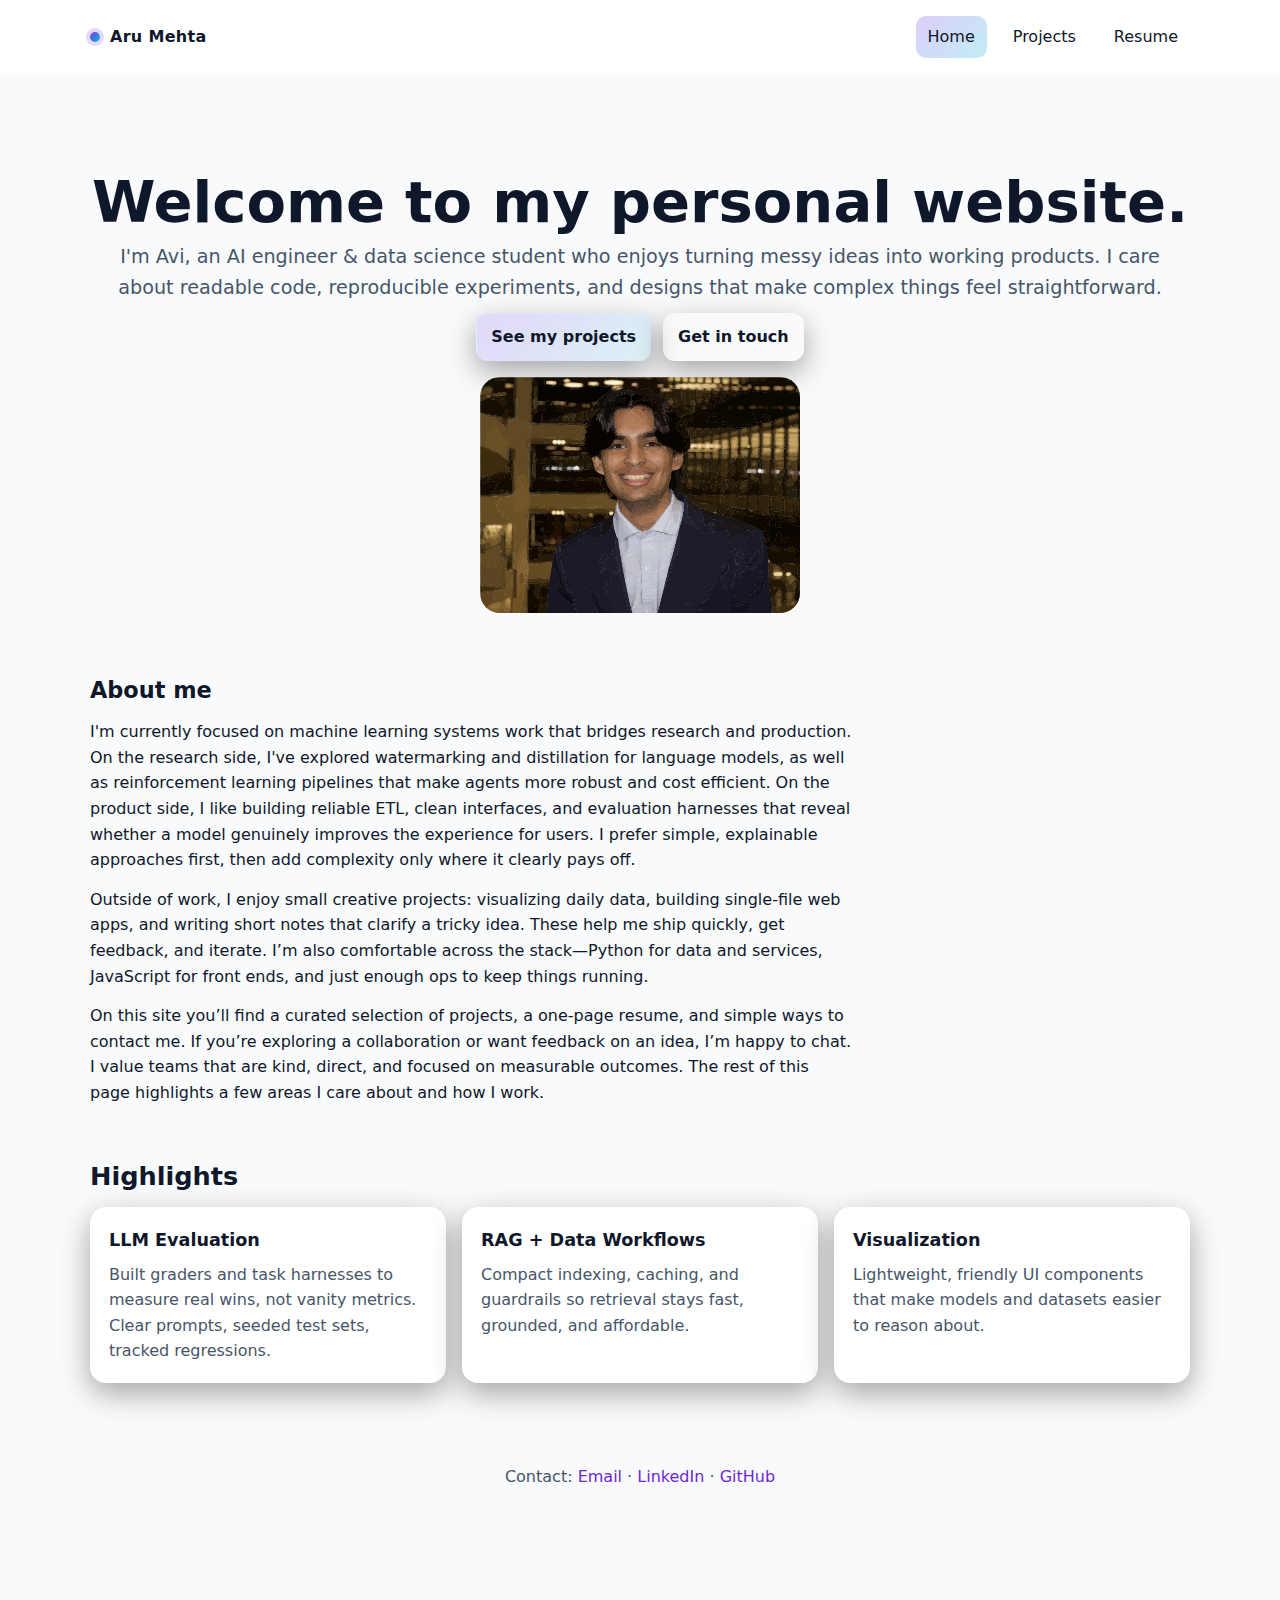
<file: index.html>
<!DOCTYPE html>
<html lang="en">
<head>
  <meta charset="UTF-8" />
  <meta name="viewport" content="width=device-width, initial-scale=1.0" />
  <title>Aru Mehta — Home</title>
  <link rel="stylesheet" href="styles.css" />
  <meta name="description" content="Portfolio of Avi Mehta — projects, resume, and contact." />
</head>
<body>
  <header class="header">
    <div class="container nav">
      <div class="brand"><span class="dot"></span> Aru Mehta</div>
      <nav class="menu" aria-label="Main navigation">
        <a href="index.html" class="active">Home</a>
        <a href="projects.html">Projects</a>
        <a href="resume.html">Resume</a>
      </nav>
    </div>
  </header>

  <main class="container">
    <section class="hero">
      <div>
        <h1>Welcome to my personal website.</h1>
        <p class="lede">I'm Avi, an AI engineer & data science student who enjoys turning messy ideas into working products. I care about readable code, reproducible experiments, and designs that make complex things feel straightforward.</p>
        <div class="actions">
          <a class="btn" href="projects.html">See my projects</a>
          <a class="btn secondary" href="#contact">Get in touch</a>
        </div>
      </div>
      <div class="art">
        <img src="assets/avatar.svg" alt="Abstract avatar for Avi" width="320" height="320" />
      </div>
    </section>

    <section class="section prose">
      <h2>About me</h2>
      <p>I'm currently focused on machine learning systems work that bridges research and production. On the research side, I've explored watermarking and distillation for language models, as well as reinforcement learning pipelines that make agents more robust and cost efficient. On the product side, I like building reliable ETL, clean interfaces, and evaluation harnesses that reveal whether a model genuinely improves the experience for users. I prefer simple, explainable approaches first, then add complexity only where it clearly pays off.</p>
      <p>Outside of work, I enjoy small creative projects: visualizing daily data, building single‑file web apps, and writing short notes that clarify a tricky idea. These help me ship quickly, get feedback, and iterate. I’m also comfortable across the stack—Python for data and services, JavaScript for front ends, and just enough ops to keep things running.</p>
      <p>On this site you’ll find a curated selection of projects, a one‑page resume, and simple ways to contact me. If you’re exploring a collaboration or want feedback on an idea, I’m happy to chat. I value teams that are kind, direct, and focused on measurable outcomes. The rest of this page highlights a few areas I care about and how I work.</p>
    </section>

    <section class="section">
      <h2>Highlights</h2>
      <div class="grid">
        <article class="card">
          <h3>LLM Evaluation</h3>
          <p>Built graders and task harnesses to measure real wins, not vanity metrics. Clear prompts, seeded test sets, tracked regressions.</p>
        </article>
        <article class="card">
          <h3>RAG + Data Workflows</h3>
          <p>Compact indexing, caching, and guardrails so retrieval stays fast, grounded, and affordable.</p>
        </article>
        <article class="card">
          <h3>Visualization</h3>
          <p>Lightweight, friendly UI components that make models and datasets easier to reason about.</p>
        </article>
      </div>
    </section>

    <footer id="contact">
      <div class="contact">
        <p>Contact: <a href="mailto:arumehta97@gmail.com">Email</a> ·
           <a href="https://www.linkedin.com/in/aru-mehta-92459b207/" target="_blank" rel="noopener">LinkedIn</a> ·
           <a href="https://github.com/arumehta97-sys" target="_blank" rel="noopener">GitHub</a></p>
      </div>
    </footer>
  </main>
</body>
</html>
</file>
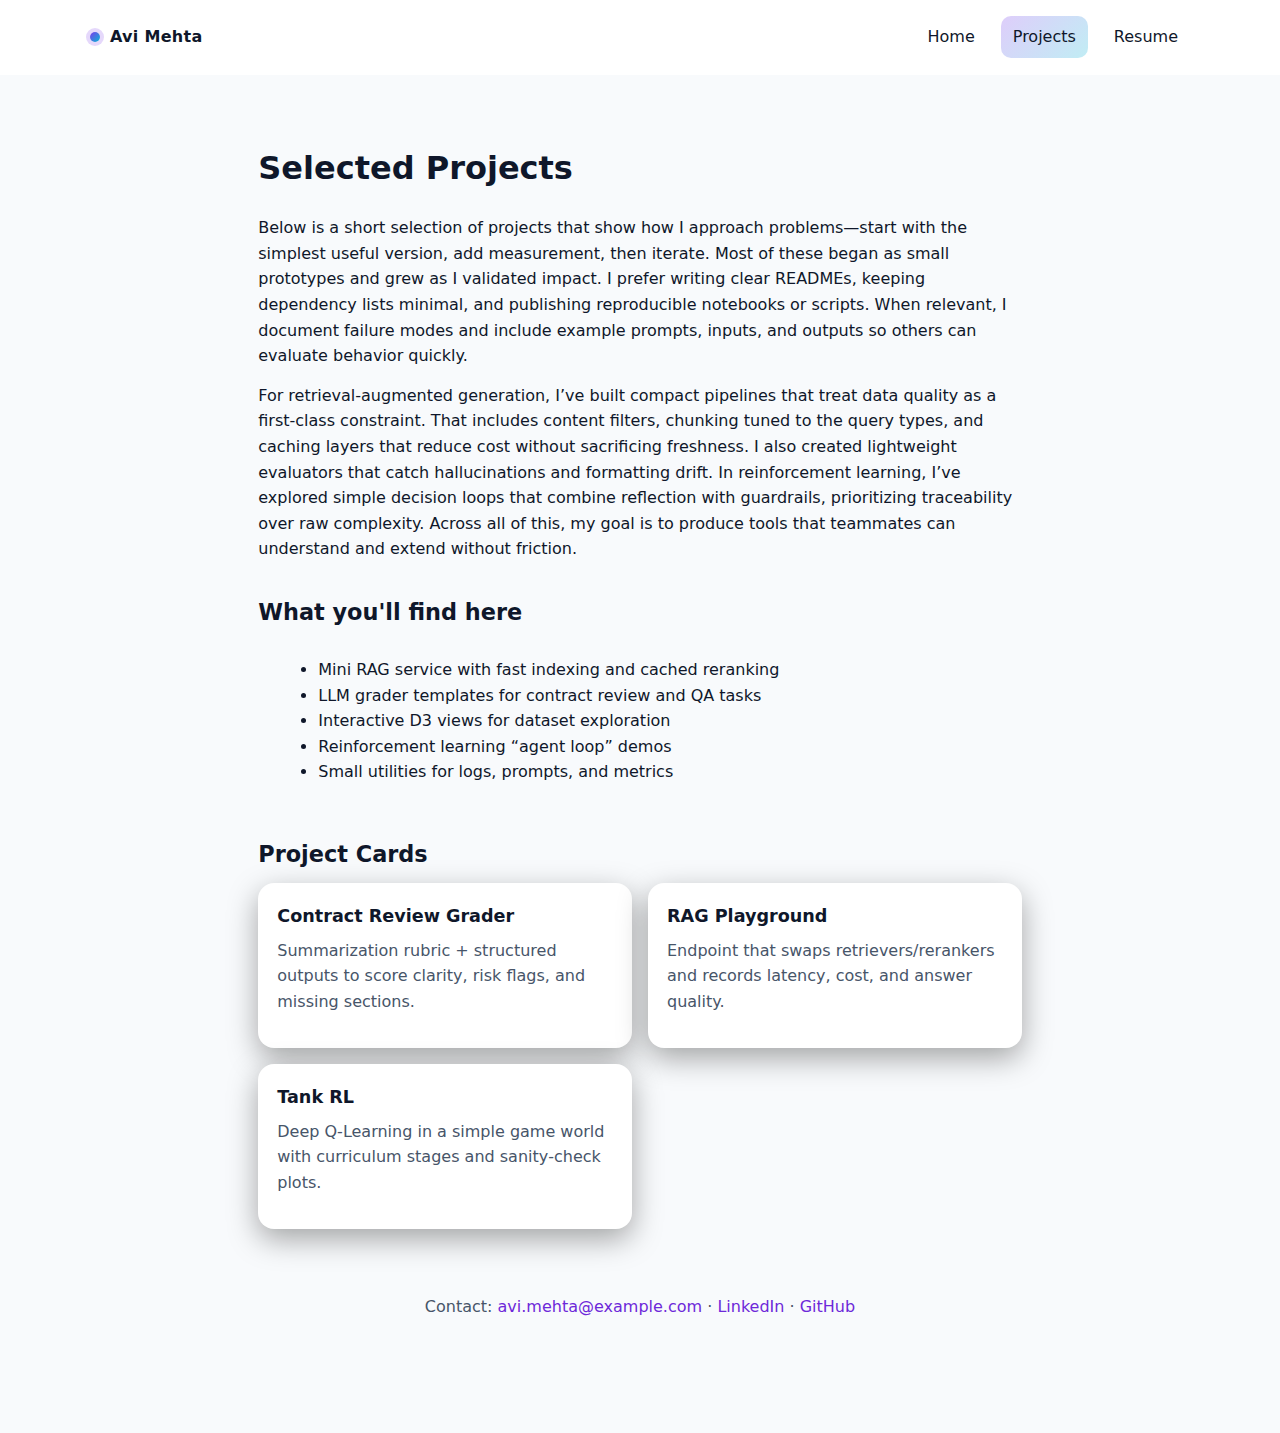
<file: projects.html>
<!DOCTYPE html>
<html lang="en">
<head>
  <meta charset="UTF-8" />
  <meta name="viewport" content="width=device-width, initial-scale=1.0" />
  <title>Avi Mehta — Projects</title>
  <link rel="stylesheet" href="styles.css" />
</head>
<body>
  <header class="header">
    <div class="container nav">
      <div class="brand"><span class="dot"></span> Avi Mehta</div>
      <nav class="menu" aria-label="Main navigation">
        <a href="index.html">Home</a>
        <a href="projects.html" class="active">Projects</a>
        <a href="resume.html">Resume</a>
      </nav>
    </div>
  </header>

  <main class="container prose">
    <h1 style="font-size:2rem;margin-top:28px;">Selected Projects</h1>
    <p>Below is a short selection of projects that show how I approach problems—start with the simplest useful version, add measurement, then iterate. Most of these began as small prototypes and grew as I validated impact. I prefer writing clear READMEs, keeping dependency lists minimal, and publishing reproducible notebooks or scripts. When relevant, I document failure modes and include example prompts, inputs, and outputs so others can evaluate behavior quickly.</p>
    <p>For retrieval‑augmented generation, I’ve built compact pipelines that treat data quality as a first‑class constraint. That includes content filters, chunking tuned to the query types, and caching layers that reduce cost without sacrificing freshness. I also created lightweight evaluators that catch hallucinations and formatting drift. In reinforcement learning, I’ve explored simple decision loops that combine reflection with guardrails, prioritizing traceability over raw complexity. Across all of this, my goal is to produce tools that teammates can understand and extend without friction.</p>

    <h2>What you'll find here</h2>
    <ul class="list">
      <li>Mini RAG service with fast indexing and cached reranking</li>
      <li>LLM grader templates for contract review and QA tasks</li>
      <li>Interactive D3 views for dataset exploration</li>
      <li>Reinforcement learning “agent loop” demos</li>
      <li>Small utilities for logs, prompts, and metrics</li>
    </ul>

    <section class="section">
      <h2>Project Cards</h2>
      <div class="grid">
        <article class="card">
          <h3>Contract Review Grader</h3>
          <p>Summarization rubric + structured outputs to score clarity, risk flags, and missing sections.</p>
        </article>
        <article class="card">
          <h3>RAG Playground</h3>
          <p>Endpoint that swaps retrievers/rerankers and records latency, cost, and answer quality.</p>
        </article>
        <article class="card">
          <h3>Tank RL</h3>
          <p>Deep Q‑Learning in a simple game world with curriculum stages and sanity‑check plots.</p>
        </article>
      </div>
    </section>

    <footer id="contact">
      <div class="contact">
        <p>Contact: <a href="mailto:avi.mehta@example.com">avi.mehta@example.com</a> ·
           <a href="https://www.linkedin.com/" target="_blank" rel="noopener">LinkedIn</a> ·
           <a href="https://github.com/" target="_blank" rel="noopener">GitHub</a></p>
      </div>
    </footer>
  </main>
</body>
</html>
</file>
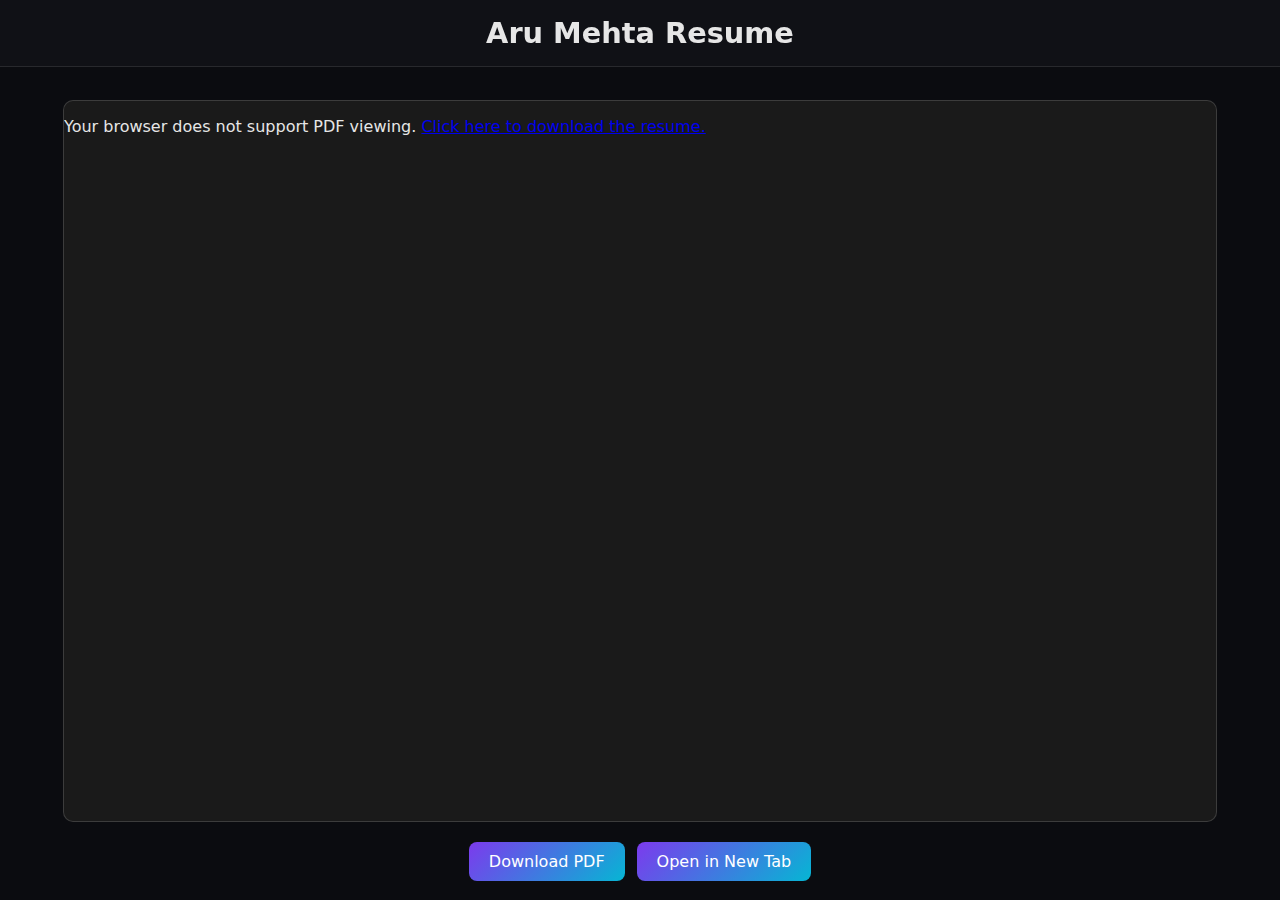
<file: resume.html>
<!DOCTYPE html>
<html lang="en">
<head>
  <meta charset="UTF-8" />
  <meta name="viewport" content="width=device-width, initial-scale=1.0" />
  <title>Aru Mehta Resume</title>
  <style>
    body {
      margin: 0;
      background-color: #0b0c10;
      color: #e6e6e6;
      font-family: ui-sans-serif, system-ui, -apple-system, Segoe UI, Roboto, Helvetica, Arial;
      display: flex;
      flex-direction: column;
      align-items: center;
      height: 100vh;
      overflow: hidden;
    }
    header {
      width: 100%;
      padding: 16px;
      background: rgba(17, 18, 23, 0.9);
      text-align: center;
      border-bottom: 1px solid rgba(255, 255, 255, 0.1);
      position: fixed;
      top: 0;
      z-index: 1000;
    }
    header h1 {
      margin: 0;
      font-size: 1.8rem;
      font-weight: 600;
    }
    main {
      flex-grow: 1;
      width: 100%;
      display: flex;
      flex-direction: column;
      align-items: center;
      justify-content: center;
      margin-top: 80px;
    }
    object {
      width: 90%;
      height: 80vh;
      border: 1px solid rgba(255, 255, 255, 0.15);
      border-radius: 10px;
      background: #1a1a1a;
    }
    .buttons {
      margin-top: 20px;
      display: flex;
      gap: 12px;
    }
    a.button {
      text-decoration: none;
      padding: 10px 20px;
      background: linear-gradient(135deg, #7c3aed, #06b6d4);
      color: white;
      border-radius: 8px;
      font-weight: 500;
      transition: opacity 0.2s ease;
    }
    a.button:hover {
      opacity: 0.85;
    }
  </style>
</head>
<body>
  <header>
    <h1>Aru Mehta Resume</h1>
  </header>

  <main>
    <!-- Embedded PDF -->
    <object id="resumeViewer" type="application/pdf" data="/Users/arumehta/Downloads/Aru Mehta Summer Resume (Dec26 J) (5).pdf">
      <p>
        Your browser does not support PDF viewing. 
        <a href="/Users/arumehta/Downloads/Aru Mehta Summer Resume (Dec26 J) (5).pdf" download>
          Click here to download the resume.
        </a>
      </p>
    </object>

    <!-- Buttons -->
    <div class="buttons">
      <a class="button" href="/Users/arumehta/Downloads/Aru Mehta Summer Resume (Dec26 J) (5).pdf" download>Download PDF</a>
      <a class="button" href="/Users/arumehta/Downloads/Aru Mehta Summer Resume (Dec26 J) (5).pdf" target="_blank" rel="noopener">Open in New Tab</a>
    </div>
  </main>
</body>
</html>
</file>
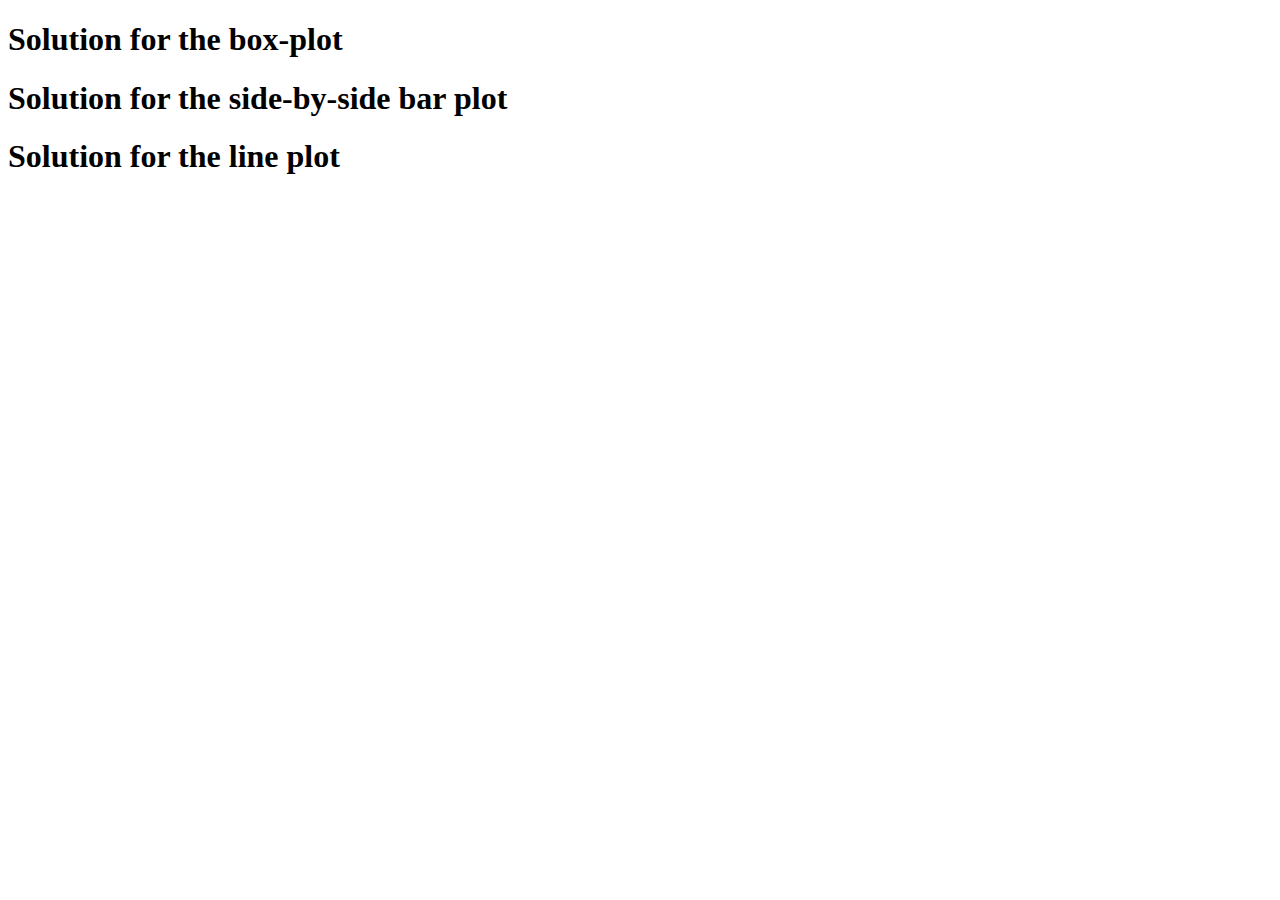
<file: HW3 Aru/templete.html>
<!DOCTYPE html>
<html lang="en">
<head>
    <meta charset="UTF-8">
    <meta name="viewport" content="width=device-width, initial-scale=1.0">
    <title>Homework 3 D3 part </title>
</head>
<body>

    <h1>Solution for the box-plot</h1>
    <div id="boxplot"></div>

    <h1>Solution for the side-by-side bar plot</h1>
    <div id="barplot"></div>

    <h1>Solution for the line plot</h1>
    <div id="lineplot"></div>
    
    <script src='https://d3js.org/d3.v7.min.js'></script>
    <script src='templete.js'></script>   
</body>
</html>
</file>
<file: styles.css>
/* ===== Base / Reset ===== */
* { box-sizing: border-box; }

html, body {
  margin: 0;
  padding: 0;
  height: 100%;
}

:root {
  --bg: #0b0c10;           
  --panel: #111217;
  --text: #e6e6e6;
  --muted: #a3a3a3;
  --accent: #7c3aed;
  --accent-2: #06b6d4;
  --link: #a78bfa;
  --ring: 0 0 0 4px rgba(124,58,237,0.25);
  --radius: 16px;
  --shadow: 0 10px 30px rgba(0,0,0,0.35);
}

@media (prefers-color-scheme: light) {
  :root {
    --bg: #f8fafc;
    --panel: #ffffff;
    --text: #0f172a;
    --muted: #475569;
    --link: #6d28d9;
  }
}

body {
  font-family: ui-sans-serif, system-ui, -apple-system, Segoe UI, Roboto, Helvetica, Arial, "Apple Color Emoji", "Segoe UI Emoji";
  color: var(--text);
  background: var(--bg); 
  line-height: 1.6;
  min-height: 100vh;
}

/* ===== Layout ===== */
main {
  min-height: 100vh;             
  display: flex;
  flex-direction: column;
  justify-content: space-between; 
}

.container {
  width: min(1100px, 92vw);
  margin: 0 auto;
  padding: 40px 0;
}

/* ===== Header ===== */
.header {
  position: sticky;
  top: 0;
  z-index: 10;
  background: var(--panel);
  border-bottom: 1px solid rgba(255,255,255,0.06);
}

.header .nav {
  display: flex;
  align-items: center;
  justify-content: space-between;
  padding: 16px 0;
}

.brand {
  display: flex;
  align-items: center;
  gap: 10px;
  font-weight: 700;
  letter-spacing: .3px;
}

.brand .dot {
  width: 10px;
  height: 10px;
  border-radius: 50%;
  background: linear-gradient(135deg, var(--accent), var(--accent-2));
  box-shadow: 0 0 0 4px rgba(124,58,237,.2);
}

.menu {
  display: flex;
  gap: 14px;
}

.menu a {
  color: var(--text);
  text-decoration: none;
  padding: 8px 12px;
  border-radius: 10px;
  transition: transform .15s ease, background .2s ease, color .2s ease;
}

.menu a:hover {
  background: rgba(255,255,255,0.06);
  transform: translateY(-1px);
}

.menu a.active {
  background: linear-gradient(135deg, rgba(124,58,237,.25), rgba(6,182,212,.25));
}

/* ===== Hero (stacked & centered) ===== */
.hero {
  display: flex;
  flex-direction: column;
  align-items: center;
  text-align: center;    
  gap: 16px;
  padding: 56px 0 24px;
}

.hero h1 {
  font-size: clamp(2.2rem, 1.4rem + 3vw, 3.6rem);
  line-height: 1.1;
  margin: 0 0 8px;
}

.lede {
  font-size: clamp(1.05rem, .95rem + .5vw, 1.2rem);
  color: var(--muted);
  margin: 0 0 6px;
}

.actions {
  display: flex;
  gap: 12px;
  margin-top: 10px;
  flex-wrap: wrap;
  justify-content: center;
}

.btn {
  display: inline-flex;
  align-items: center;
  gap: 8px;
  padding: 10px 14px;
  border-radius: 12px;
  text-decoration: none;
  font-weight: 600;
  border: 1px solid rgba(255,255,255,0.14);
  background: linear-gradient(135deg, rgba(124,58,237,.18), rgba(6,182,212,.12));
  color: var(--text);
  box-shadow: var(--shadow);
}

.btn.secondary {
  background: transparent;
}

/* headshot block */
.hero .art {
  padding: 0;
  border: none;
  background: transparent;
}

.hero .art img {
  display: block;
  width: 320px;
  height: auto;
  border-radius: 20px;
  margin: 0 auto;
}

/* ===== Sections / Cards ===== */
.section { margin-top: 36px; }
.section h2 { font-size: 1.6rem; margin: 0 0 10px; }

.grid {
  display: grid;
  gap: 16px;
  grid-template-columns: repeat(auto-fit, minmax(260px, 1fr));
}

.card {
  background: var(--panel);
  border: 1px solid rgba(255,255,255,0.08);
  border-radius: var(--radius);
  padding: 18px;
  box-shadow: var(--shadow);
  transition: transform .15s ease, border-color .2s ease;
}

.card:hover { transform: translateY(-2px); border-color: rgba(124,58,237,.45); }
.card h3 { margin: 0 0 8px; font-size: 1.1rem; }
.card p { margin: 0; color: var(--muted); }

/* ===== Projects grid & cards (projects.html) ===== */
.projects-grid{
  display:grid;
  gap:18px;
  grid-template-columns: repeat(auto-fit, minmax(320px, 1fr));
}

.project-card{
  background: var(--panel);
  border: 1px solid rgba(255,255,255,0.08);
  border-radius: var(--radius);
  padding: 18px;
  box-shadow: var(--shadow);
  display:flex;
  flex-direction: column;
  gap: 12px;
}

.project-title{ margin:0 0 6px; font-size:1.15rem; }
.project-desc{ margin:0; color:var(--muted); }

.skills{
  display:flex; flex-wrap:wrap; gap:8px;
  list-style:none; padding:0; margin: 4px 0 0 0;
}
.skills li{
  font-size:.9rem; color:var(--text);
  border:1px solid rgba(255,255,255,0.12);
  padding:6px 10px; border-radius:999px;
  background: rgba(255,255,255,0.03);
}

.card-actions{
  display:flex; gap:10px; margin-top:auto; flex-wrap:wrap;
}

/* ===== Modal (PDF dialog) ===== */
dialog#pdfModal{
  width:min(1100px, 92vw);
  border:none; padding:0; border-radius:16px;
  background: var(--panel); color: var(--text);
  box-shadow: var(--shadow);
}
dialog::backdrop{
  background: rgba(0,0,0,.6);
}
.modal-head{
  display:flex; justify-content:space-between; align-items:center;
  padding: 14px 16px; border-bottom:1px solid rgba(255,255,255,0.08);
}
.modal-body{
  height:min(80vh, 900px);
}
#pdfFrame{
  width:100%; height:100%; border:0; display:block;
}

/* ===== Footer ===== */
footer {
  margin-top: 40px;
  padding: 24px 0 60px;
  border-top: 1px solid rgba(255,255,255,0.08);
  color: var(--muted);
  text-align: center; 
}

.contact a { color: var(--link); text-decoration: none; }
.contact a:hover { text-decoration: underline; }

/* ===== Article tweaks ===== */
.prose { max-width: 75ch; }
.prose h2 { font-size: 1.4rem; }
.prose p { margin: 0 0 14px; }
.list { margin: 8px 0 16px 20px; }

/* ===== Small screens ===== */
@media (max-width: 860px) {
  /* hero already stacked; nothing special needed */
}
</file>
